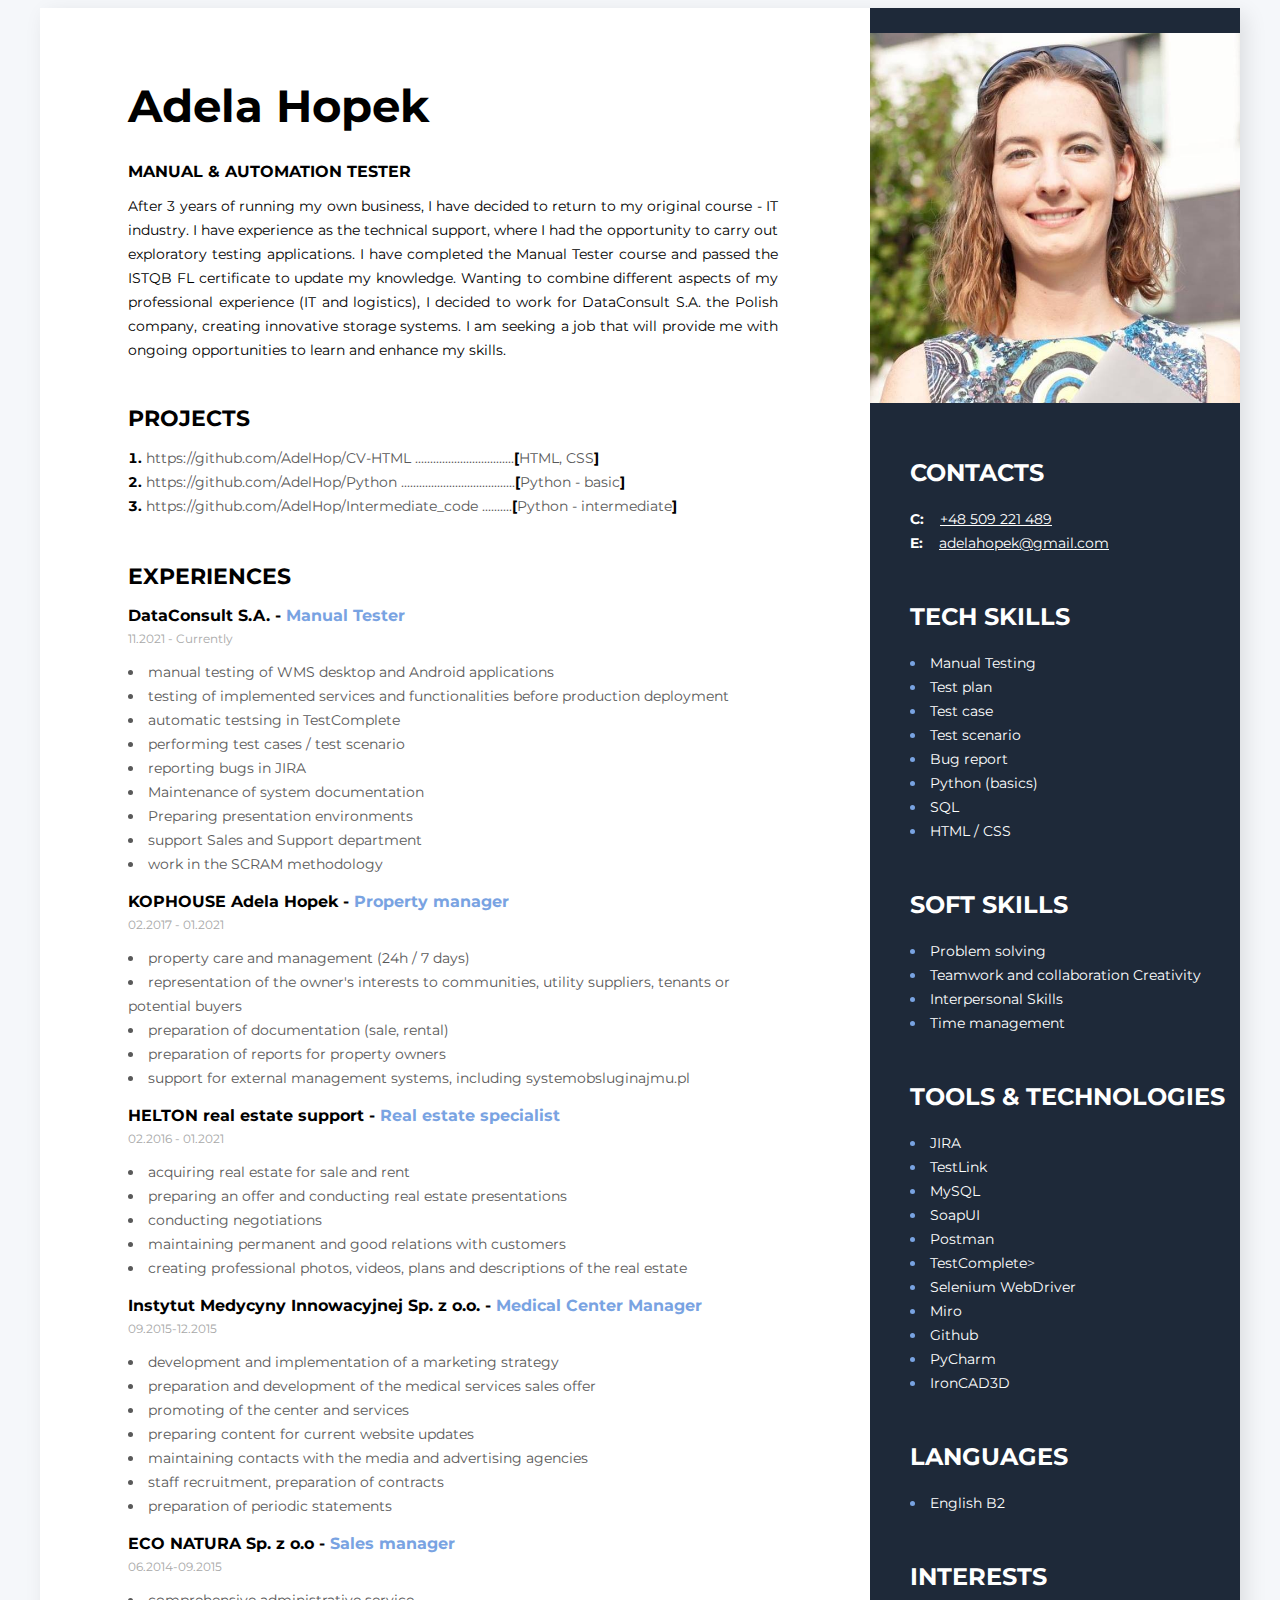
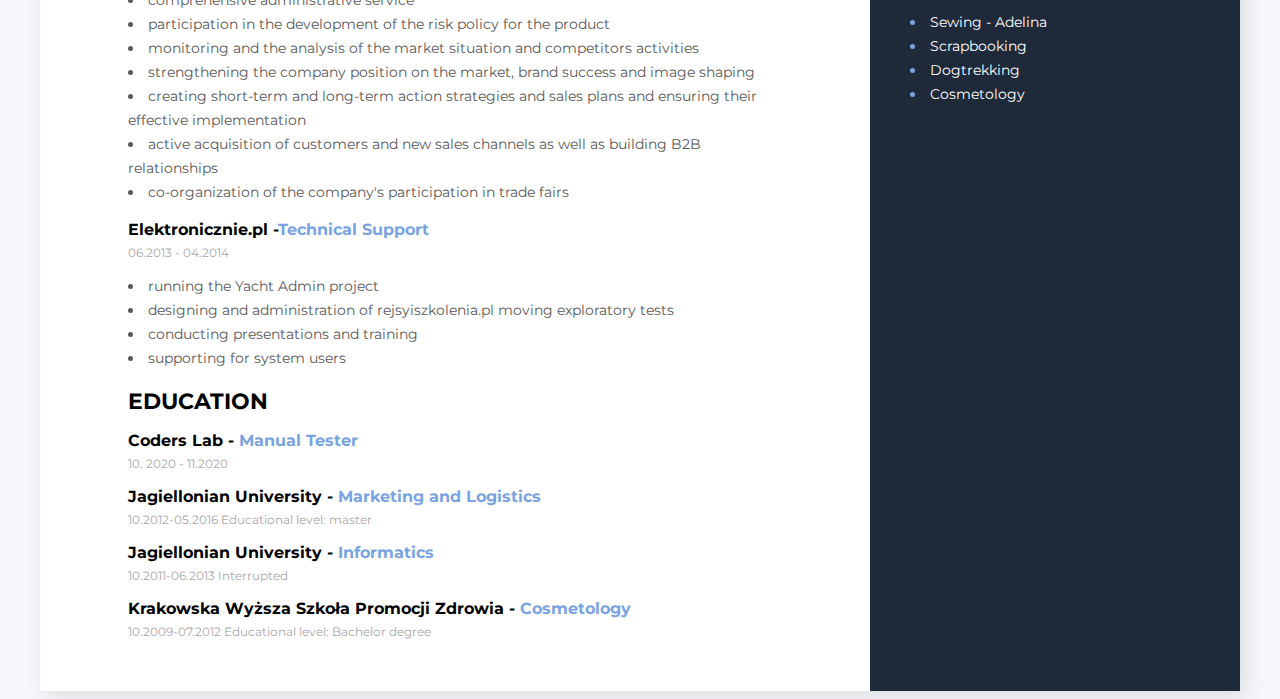
<file: index.html>
<!DOCTYPE html>
<html lang="en">
  <head>
    <meta charset="UTF-8" />
    <meta http-equiv="X-UA-Compatible" content="IE=edge" />
    <meta name="viewport" content="width=device-width, initial-scale=1.0" />
    <title>CV Adela Hopek</title>
    <link href="style.css" rel="stylesheet" />
    <link rel="preconnect" href="https://fonts.googleapis.com" />
    <link rel="preconnect" href="https://fonts.gstatic.com" crossorigin />
    <link
      href="https://fonts.googleapis.com/css2?family=Montserrat&display=swap"
      rel="stylesheet"
    />
  </head>
  <body>
    <div class="wrapper">
      <aside>
        <img
          class="cv-photo"
          src="cv_zdjecie.jpg"
          width="370"
          alt="Photo Adela Hopek"
        />
        <div class="contact-blok">
          <h2 class="head_secondary">CONTACTS</h2>
          <p class="contacts_link">
            <span class="bold">C:&nbsp;&nbsp;&nbsp; </span>
            <a class="contacts_link" href="tel:+48 509 221 489">
              +48 509 221 489
            </a>
            <br />
            <span class="bold">E:&nbsp;&nbsp;&nbsp; </span>
            <a class="contacts_link" href="mailto:adelahopek@gmail.com">
              adelahopek@gmail.com
            </a>
          </p>
        </div>
        <div class="list_blok">
          <h2 class="head_secondary">TECH SKILLS</h2>
          <ul class="list_secondary">
            <li><span class="list_secondary_item">Manual Testing</span></li>
            <li><span class="list_secondary_item">Test plan</span></li>
            <li><span class="list_secondary_item">Test case</span></li>
            <li><span class="list_secondary_item">Test scenario</span></li>
            <li><span class="list_secondary_item">Bug report</span></li>
            <li><span class="list_secondary_item">Python (basics)</span></li>
            <li><span class="list_secondary_item">SQL</span></li>
            <li><span class="list_secondary_item">HTML / CSS</span></li>
          </ul>
        </div>
        <div class="list_blok">
          <h2 class="head_secondary">SOFT SKILLS</h2>
          <ul class="list_secondary">
            <li><span class="list_secondary_item">Problem solving</span></li>
            <li>
              <span class="list_secondary_item"
                >Teamwork and collaboration Creativity</span
              >
            </li>
            <li>
              <span class="list_secondary_item">Interpersonal Skills</span>
            </li>
            <li><span class="list_secondary_item">Time management</span></li>
          </ul>
        </div>
        <div class="list_blok">
          <h2 class="head_secondary">TOOLS & TECHNOLOGIES</h2>
          <ul class="list_secondary">
            <li><span class="list_secondary_item">JIRA</span></li>
            <li><span class="list_secondary_item">TestLink</span></li>
            <li><span class="list_secondary_item">MySQL</span></li>
            <li><span class="list_secondary_item">SoapUI</span></li>
            <li><span class="list_secondary_item">Postman</span></li>
            <li><span class="list_secondary_item">TestComplete></span></li>
            <li><span class="list_secondary_item">Selenium WebDriver</span></li>
            <li><span class="list_secondary_item">Miro</span></li>
            <li><span class="list_secondary_item">Github</span></li>
            <li><span class="list_secondary_item">PyCharm</span></li>
            <li><span class="list_secondary_item">IronCAD3D</span></li>
          </ul>
        </div>
        <div class="list_blok">
          <h2 class="head_secondary">LANGUAGES</h2>
          <ul class="list_secondary">
            <li><span class="list_secondary_item">English B2</span></li>
          </ul>
        </div>
        <div class="list_blok">
          <h2 class="head_secondary">INTERESTS</h2>
          <ul class="list_secondary">
            <li><span class="list_secondary_item">Sewing - Adelina</span></li>
            <li><span class="list_secondary_item">Scrapbooking</span></li>
            <li><span class="list_secondary_item">Dogtrekking</span></li>
            <li><span class="list_secondary_item">Cosmetology</span></li>
          </ul>
        </div>
      </aside>
      <main>
        <div class="main_description">
          <h1>Adela Hopek</h1>
          <h2 class="job_title">MANUAL & AUTOMATION TESTER</h2>
          <p class="description">
            After 3 years of running my own business, I have decided to return
            to my original course - IT industry. I have experience as the
            technical support, where I had the opportunity to carry out
            exploratory testing applications. I have completed the Manual Tester
            course and passed the ISTQB FL certificate to update my knowledge.
            Wanting to combine different aspects of my professional experience
            (IT and logistics), I decided to work for DataConsult S.A. the
            Polish company, creating innovative storage systems. I am seeking a
            job that will provide me with ongoing opportunities to learn and
            enhance my skills.
          </p>
        </div>
        <div class="projects">
          <h2 class="head_primary">PROJECTS</h2>
          <ol class="list_primary">
            <li>
              <a
                class="list_primary_item"
                href="https://github.com/AdelHop/CV-HTML"
              >
                https://github.com/AdelHop/CV-HTML</a
              ><span class="list_primary_item">
                .................................</span
              >[<span class="list_primary_item">HTML, CSS</span>]
            </li>
            <li>
              <a
                class="list_primary_item"
                href="https://github.com/AdelHop/Python"
              >
                https://github.com/AdelHop/Python</a
              ><span class="list_primary_item">
                ......................................</span
              >[<span class="list_primary_item">Python - basic</span>]
            </li>
            <li>
              <a
                class="list_primary_item"
                href="https://github.com/AdelHop/Intermediate_code"
              >
                https://github.com/AdelHop/Intermediate_code</a
              ><span class="list_primary_item"> ..........</span>[<span
                class="list_primary_item"
                >Python - intermediate</span
              >]
            </li>
          </ol>
        </div>
        <div>
          <h2 class="head_primary">EXPERIENCES</h2>

          <h3 class="job_name">
            DataConsult S.A. - <span class="highlight">Manual Tester</span>
          </h3>
          <p class="job_date">11.2021 - Currently</p>
          <ul class="job_list">
            <li>manual testing of WMS desktop and Android applications</li>
            <li>
              testing of implemented services and functionalities before
              production deployment
            </li>
            <li>automatic testsing in TestComplete</li>
            <li>performing test cases / test scenario</li>
            <li>reporting bugs in JIRA</li>
            <li>Maintenance of system documentation</li>
            <li>Preparing presentation environments</li>
            <li>support Sales and Support department</li>
            <li>work in the SCRAM methodology</li>
          </ul>
          <h3 class="job_name">
            KOPHOUSE Adela Hopek -
            <span class="highlight">Property manager</span>
          </h3>
          <p class="job_date">02.2017 - 01.2021</p>
          <ul class="job_list">
            <li>property care and management (24h / 7 days)</li>
            <li>
              representation of the owner's interests to communities, utility
              suppliers, tenants or potential buyers
            </li>
            <li>preparation of documentation (sale, rental)</li>
            <li>preparation of reports for property owners</li>
            <li>
              support for external management systems, including
              systemobsluginajmu.pl
            </li>
          </ul>

          <h3 class="job_name">
            HELTON real estate support -
            <span class="highlight">Real estate specialist </span>
          </h3>
          <p class="job_date">02.2016 - 01.2021</p>
          <ul class="job_list">
            <li>acquiring real estate for sale and rent</li>
            <li>preparing an offer and conducting real estate presentations</li>
            <li>conducting negotiations</li>
            <li>maintaining permanent and good relations with customers</li>
            <li>
              creating professional photos, videos, plans and descriptions of
              the real estate
            </li>
          </ul>

          <h3 class="job_name">
            Instytut Medycyny Innowacyjnej Sp. z o.o. -
            <span class="highlight">Medical Center Manager </span>
          </h3>
          <p class="job_date">09.2015-12.2015</p>
          <ul class="job_list">
            <li>development and implementation of a marketing strategy</li>
            <li>
              preparation and development of the medical services sales offer
            </li>
            <li>promoting of the center and services</li>
            <li>preparing content for current website updates</li>
            <li>
              maintaining contacts with the media and advertising agencies
            </li>
            <li>staff recruitment, preparation of contracts</li>
            <li>preparation of periodic statements</li>
          </ul>

          <h3 class="job_name">
            ECO NATURA Sp. z o.o - <span class="highlight">Sales manager</span>
          </h3>
          <p class="job_date">06.2014-09.2015</p>
          <ul class="job_list">
            <li>comprehensive administrative service</li>
            <li>
              participation in the development of the risk policy for the
              product
            </li>
            <li>
              monitoring and the analysis of the market situation and
              competitors activities
            </li>
            <li>
              strengthening the company position on the market, brand success
              and image shaping
            </li>
            <li>
              creating short-term and long-term action strategies and sales
              plans and ensuring their effective implementation
            </li>
            <li>
              active acquisition of customers and new sales channels as well as
              building B2B relationships
            </li>
            <li>
              co-organization of the company's participation in trade fairs
            </li>
          </ul>

          <h3 class="job_name">
            Elektronicznie.pl -<span class="highlight">Technical Support</span>
          </h3>
          <p class="job_date">06.2013 - 04.2014</p>
          <ul class="job_list">
            <li>running the Yacht Admin project</li>
            <li>
              designing and administration of rejsyiszkolenia.pl moving
              exploratory tests
            </li>
            <li>conducting presentations and training</li>
            <li>supporting for system users</li>
          </ul>
        </div>
        <div>
          <h2 class="head_primary">EDUCATION</h2>
          <h3 class="job_name">
            Coders Lab - <span class="highlight">Manual Tester</span>
          </h3>
          <p class="job_date">10. 2020 - 11.2020</p>
          <h3 class="job_name">
            Jagiellonian University -
            <span class="highlight">Marketing and Logistics </span>
          </h3>
          <p class="job_date">10.2012-05.2016 Educational level: master</p>
          <h3 class="job_name">
            Jagiellonian University - <span class="highlight">Informatics</span>
          </h3>
          <p class="job_date">10.2011-06.2013 Interrupted</p>
          <h3 class="job_name">
            Krakowska Wyższa Szkoła Promocji Zdrowia -
            <span class="highlight">Cosmetology </span>
          </h3>
          <p class="job_date">
            10.2009-07.2012 Educational level: Bachelor degree
          </p>
        </div>
      </main>
    </div>
  </body>
</html>
</file>
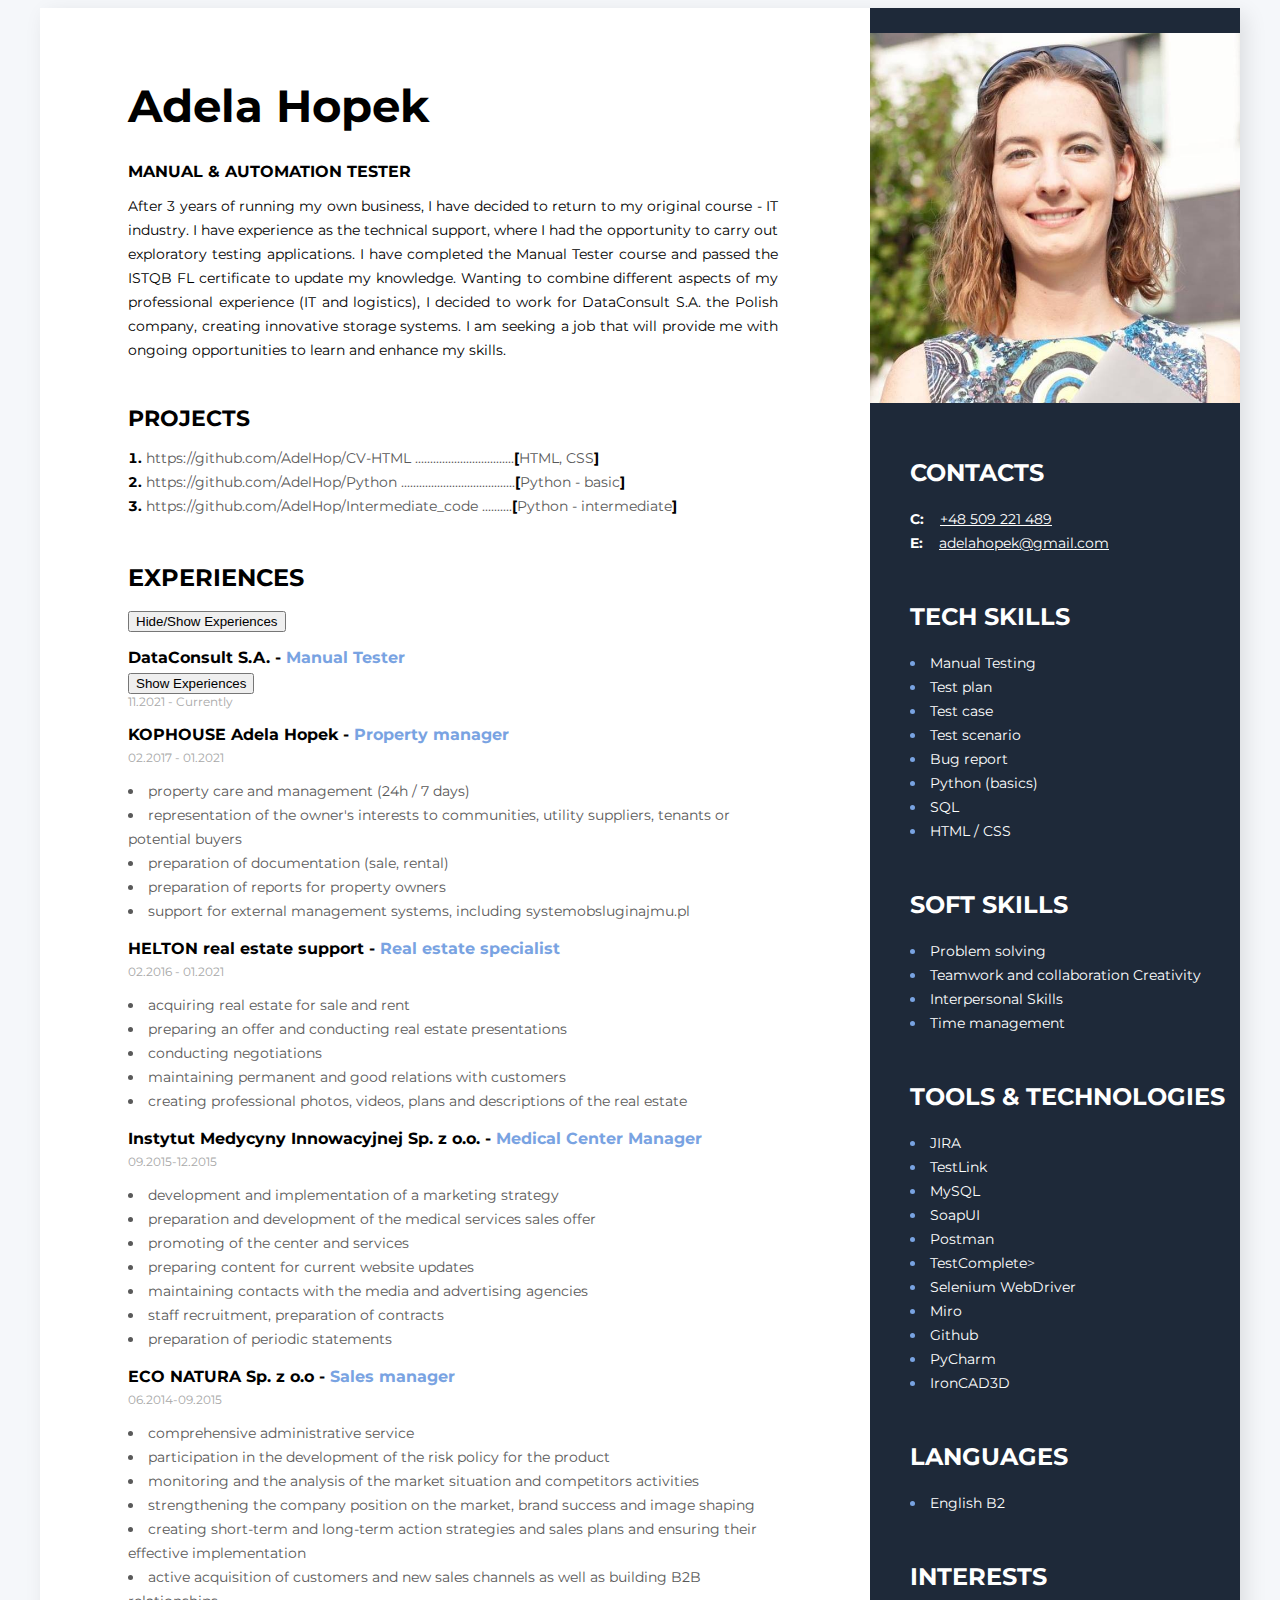
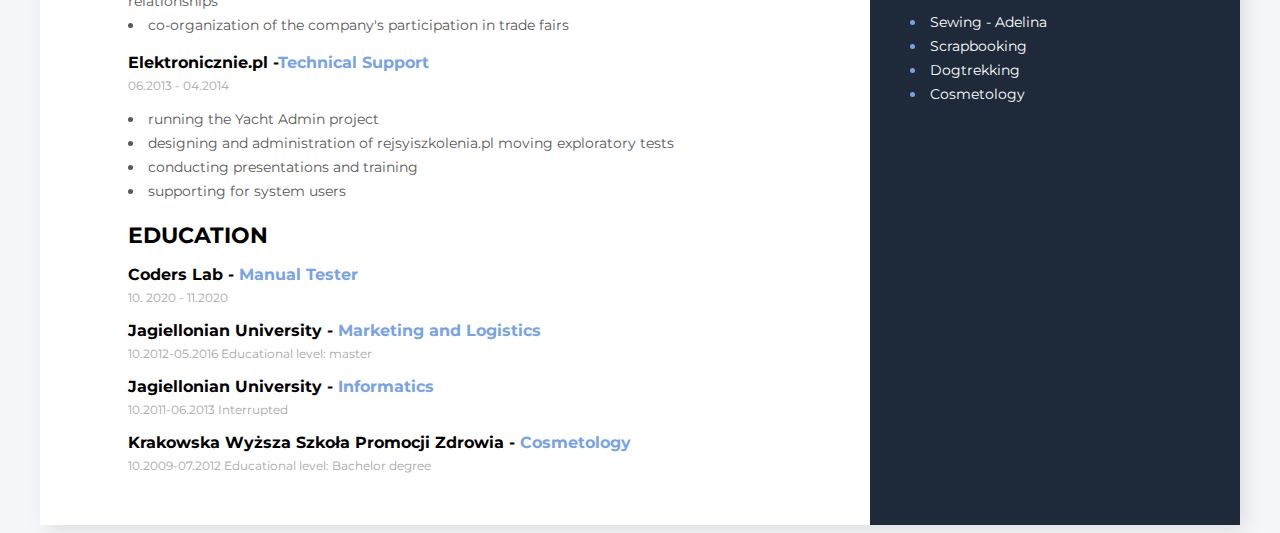
<file: index_2.html>
<!DOCTYPE html>
<html lang="en">
  <head>
    <meta charset="UTF-8" />
    <meta http-equiv="X-UA-Compatible" content="IE=edge" />
    <meta name="viewport" content="width=device-width, initial-scale=1.0" />
    <title>CV Adela Hopek</title>
    <link href="style.css" rel="stylesheet" />
    <link rel="preconnect" href="https://fonts.googleapis.com" />
    <link rel="preconnect" href="https://fonts.gstatic.com" crossorigin />
    <link
      href="https://fonts.googleapis.com/css2?family=Montserrat&display=swap"
      rel="stylesheet"
    />
    <script src="https://code.jquery.com/jquery-3.6.0.min.js"></script>
    <script>
      $(document).ready(function () {
        $("#toggle-experiences").click(function () {
          $("#experiences").toggleClass("hidden");
        });

        $("#toggle-head_primary_experiences").click(function () {
          $(".head_primary_experiences").toggle();
        });
      });
    </script>
  </head>
  <body>
    <div class="wrapper">
      <aside>
        <img
          class="cv-photo"
          src="cv_zdjecie.jpg"
          width="370"
          alt="Photo Adela Hopek"
        />
        <div class="contact-blok">
          <h2 class="head_secondary">CONTACTS</h2>
          <p class="contacts_link">
            <span class="bold">C:&nbsp;&nbsp;&nbsp; </span>
            <a class="contacts_link" href="tel:+48 509 221 489">
              +48 509 221 489
            </a>
            <br />
            <span class="bold">E:&nbsp;&nbsp;&nbsp; </span>
            <a class="contacts_link" href="mailto:adelahopek@gmail.com">
              adelahopek@gmail.com
            </a>
          </p>
        </div>
        <div class="list_blok">
          <h2 class="head_secondary">TECH SKILLS</h2>
          <ul class="list_secondary">
            <li><span class="list_secondary_item">Manual Testing</span></li>
            <li><span class="list_secondary_item">Test plan</span></li>
            <li><span class="list_secondary_item">Test case</span></li>
            <li><span class="list_secondary_item">Test scenario</span></li>
            <li><span class="list_secondary_item">Bug report</span></li>
            <li><span class="list_secondary_item">Python (basics)</span></li>
            <li><span class="list_secondary_item">SQL</span></li>
            <li><span class="list_secondary_item">HTML / CSS</span></li>
          </ul>
        </div>
        <div class="list_blok">
          <h2 class="head_secondary">SOFT SKILLS</h2>
          <ul class="list_secondary">
            <li><span class="list_secondary_item">Problem solving</span></li>
            <li>
              <span class="list_secondary_item"
                >Teamwork and collaboration Creativity</span
              >
            </li>
            <li>
              <span class="list_secondary_item">Interpersonal Skills</span>
            </li>
            <li><span class="list_secondary_item">Time management</span></li>
          </ul>
        </div>
        <div class="list_blok">
          <h2 class="head_secondary">TOOLS & TECHNOLOGIES</h2>
          <ul class="list_secondary">
            <li><span class="list_secondary_item">JIRA</span></li>
            <li><span class="list_secondary_item">TestLink</span></li>
            <li><span class="list_secondary_item">MySQL</span></li>
            <li><span class="list_secondary_item">SoapUI</span></li>
            <li><span class="list_secondary_item">Postman</span></li>
            <li><span class="list_secondary_item">TestComplete></span></li>
            <li><span class="list_secondary_item">Selenium WebDriver</span></li>
            <li><span class="list_secondary_item">Miro</span></li>
            <li><span class="list_secondary_item">Github</span></li>
            <li><span class="list_secondary_item">PyCharm</span></li>
            <li><span class="list_secondary_item">IronCAD3D</span></li>
          </ul>
        </div>
        <div class="list_blok">
          <h2 class="head_secondary">LANGUAGES</h2>
          <ul class="list_secondary">
            <li><span class="list_secondary_item">English B2</span></li>
          </ul>
        </div>
        <div class="list_blok">
          <h2 class="head_secondary">INTERESTS</h2>
          <ul class="list_secondary">
            <li><span class="list_secondary_item">Sewing - Adelina</span></li>
            <li><span class="list_secondary_item">Scrapbooking</span></li>
            <li><span class="list_secondary_item">Dogtrekking</span></li>
            <li><span class="list_secondary_item">Cosmetology</span></li>
          </ul>
        </div>
      </aside>
      <main>
        <div class="main_description">
          <h1>Adela Hopek</h1>
          <h2 class="job_title">MANUAL & AUTOMATION TESTER</h2>
          <p class="description">
            After 3 years of running my own business, I have decided to return
            to my original course - IT industry. I have experience as the
            technical support, where I had the opportunity to carry out
            exploratory testing applications. I have completed the Manual Tester
            course and passed the ISTQB FL certificate to update my knowledge.
            Wanting to combine different aspects of my professional experience
            (IT and logistics), I decided to work for DataConsult S.A. the
            Polish company, creating innovative storage systems. I am seeking a
            job that will provide me with ongoing opportunities to learn and
            enhance my skills.
          </p>
        </div>
        <div class="projects">
          <h2 class="head_primary">PROJECTS</h2>
          <ol class="list_primary">
            <li>
              <a
                class="list_primary_item"
                href="https://github.com/AdelHop/CV-HTML"
              >
                https://github.com/AdelHop/CV-HTML</a
              ><span class="list_primary_item">
                .................................</span
              >[<span class="list_primary_item">HTML, CSS</span>]
            </li>
            <li>
              <a
                class="list_primary_item"
                href="https://github.com/AdelHop/Python"
              >
                https://github.com/AdelHop/Python</a
              ><span class="list_primary_item">
                ......................................</span
              >[<span class="list_primary_item">Python - basic</span>]
            </li>
            <li>
              <a
                class="list_primary_item"
                href="https://github.com/AdelHop/Intermediate_code"
              >
                https://github.com/AdelHop/Intermediate_code</a
              ><span class="list_primary_item"> ..........</span>[<span
                class="list_primary_item"
                >Python - intermediate</span
              >]
            </li>
          </ol>
        </div>
        <div>
          <h2 class="head_primary_experiences">EXPERIENCES</h2>
          <button id="toggle-head_primary_experiences">
            Hide/Show Experiences
          </button>

          <h3 class="job_name">
            DataConsult S.A. - <span class="highlight">Manual Tester</span>
          </h3>
          <button id="toggle-experiences">Show Experiences</button>
          <p class="job_date">11.2021 - Currently</p>
          <div id="experiences" class="hidden">
            <section id="experiences" class="hidden">
              <ul class="job_list">
                <li>manual testing of WMS desktop and Android applications</li>
                <li>
                  testing of implemented services and functionalities before
                  production deployment
                </li>
                <li>automatic testsing in TestComplete</li>
                <li>performing test cases / test scenario</li>
                <li>reporting bugs in JIRA</li>
                <li>Maintenance of system documentation</li>
                <li>Preparing presentation environments</li>
                <li>support Sales and Support department</li>
                <li>work in the SCRAM methodology</li>
              </ul>
            </section>
          </div>
          <h3 class="job_name">
            KOPHOUSE Adela Hopek -
            <span class="highlight">Property manager</span>
          </h3>
          <p class="job_date">02.2017 - 01.2021</p>
          <ul class="job_list">
            <li>property care and management (24h / 7 days)</li>
            <li>
              representation of the owner's interests to communities, utility
              suppliers, tenants or potential buyers
            </li>
            <li>preparation of documentation (sale, rental)</li>
            <li>preparation of reports for property owners</li>
            <li>
              support for external management systems, including
              systemobsluginajmu.pl
            </li>
          </ul>

          <h3 class="job_name">
            HELTON real estate support -
            <span class="highlight">Real estate specialist </span>
          </h3>
          <p class="job_date">02.2016 - 01.2021</p>
          <ul class="job_list">
            <li>acquiring real estate for sale and rent</li>
            <li>preparing an offer and conducting real estate presentations</li>
            <li>conducting negotiations</li>
            <li>maintaining permanent and good relations with customers</li>
            <li>
              creating professional photos, videos, plans and descriptions of
              the real estate
            </li>
          </ul>

          <h3 class="job_name">
            Instytut Medycyny Innowacyjnej Sp. z o.o. -
            <span class="highlight">Medical Center Manager </span>
          </h3>
          <p class="job_date">09.2015-12.2015</p>
          <ul class="job_list">
            <li>development and implementation of a marketing strategy</li>
            <li>
              preparation and development of the medical services sales offer
            </li>
            <li>promoting of the center and services</li>
            <li>preparing content for current website updates</li>
            <li>
              maintaining contacts with the media and advertising agencies
            </li>
            <li>staff recruitment, preparation of contracts</li>
            <li>preparation of periodic statements</li>
          </ul>

          <h3 class="job_name">
            ECO NATURA Sp. z o.o - <span class="highlight">Sales manager</span>
          </h3>
          <p class="job_date">06.2014-09.2015</p>
          <ul class="job_list">
            <li>comprehensive administrative service</li>
            <li>
              participation in the development of the risk policy for the
              product
            </li>
            <li>
              monitoring and the analysis of the market situation and
              competitors activities
            </li>
            <li>
              strengthening the company position on the market, brand success
              and image shaping
            </li>
            <li>
              creating short-term and long-term action strategies and sales
              plans and ensuring their effective implementation
            </li>
            <li>
              active acquisition of customers and new sales channels as well as
              building B2B relationships
            </li>
            <li>
              co-organization of the company's participation in trade fairs
            </li>
          </ul>

          <h3 class="job_name">
            Elektronicznie.pl -<span class="highlight">Technical Support</span>
          </h3>
          <p class="job_date">06.2013 - 04.2014</p>
          <ul class="job_list">
            <li>running the Yacht Admin project</li>
            <li>
              designing and administration of rejsyiszkolenia.pl moving
              exploratory tests
            </li>
            <li>conducting presentations and training</li>
            <li>supporting for system users</li>
          </ul>
        </div>
        <div>
          <h2 class="head_primary">EDUCATION</h2>
          <h3 class="job_name">
            Coders Lab - <span class="highlight">Manual Tester</span>
          </h3>
          <p class="job_date">10. 2020 - 11.2020</p>
          <h3 class="job_name">
            Jagiellonian University -
            <span class="highlight">Marketing and Logistics </span>
          </h3>
          <p class="job_date">10.2012-05.2016 Educational level: master</p>
          <h3 class="job_name">
            Jagiellonian University - <span class="highlight">Informatics</span>
          </h3>
          <p class="job_date">10.2011-06.2013 Interrupted</p>
          <h3 class="job_name">
            Krakowska Wyższa Szkoła Promocji Zdrowia -
            <span class="highlight">Cosmetology </span>
          </h3>
          <p class="job_date">
            10.2009-07.2012 Educational level: Bachelor degree
          </p>
        </div>
      </main>
    </div>
  </body>
</html>
</file>
<file: style.css>
.wrapper {
  display: flex;
  flex-direction: row-reverse;
  width: 1200px;
  justify-content: center;
  margin: 0 auto;
  background-color: #ffffff;
  box-shadow: 6px 6px 20px rgba(0, 0, 0, 0.1);
}
body {
  font-family: "Montserrat", sans-serif;
  background-color: #f5f7fa;
}
aside {
  width: 370px;
  background: #1e2939;
}
.cv-photo {
  margin-top: 25px;
}
.head_secondary {
  color: #ffffff;
}
.contacts_link {
  color: #ffffff;
  font-family: "Montserrat";
  font-style: normal;
  font-weight: 400;
  font-size: 14px;
  line-height: 24px;
}
.bold {
  font-weight: 700;
}

.list_secondary {
  color: rgb(121, 163, 226);
  font-style: normal;
  font-weight: 400;
  font-size: 14px;
  line-height: 24px;
  margin-left: 0px;
  padding-left: 0px;
  list-style-position: inside;
}
.list_secondary_item {
  color: #ffffff;
}
.contact-blok {
  margin-top: 51px;
  margin-left: 40px;
}

.list_blok {
  margin-top: 47px;
  margin-left: 40px;
}
main {
  padding: 40px 88px 40px 88px;
}
.main_description {
  width: 650px;
  padding-bottom: 10px;
}
.job_title {
  font-weight: 700;
  font-size: 16px;
  line-height: 17px;
}
h1 {
  font-weight: 700;
  font-size: 45px;
  line-height: 55px;
}
.description {
  font-weight: 400;
  font-size: 14px;
  line-height: 24px;
  text-align: justify;
}
.projects {
  width: 650px;
  height: 107px;
  left: 498px;
  top: 412px;
  margin-bottom: 51px;
}

.list_primary {
  font-weight: 700;
  font-size: 14px;
  line-height: 24px;
  color: #000000;
  padding-left: 0px;
  list-style-position: inside;
}

.list_primary_item {
  font-weight: 400;
  font-size: 14px;
  line-height: 24px;
  color: #595959;
  text-decoration: none;
}
.head_primary {
  font-weight: 700;
  font-size: 22px;
  line-height: 27px;
  color: #000000;
  margin-bottom: 12px;
}
.job_name {
  font-weight: 700;
  font-size: 16px;
  line-height: 20px;
  color: #000000;
  margin-bottom: 5px;
}
.highlight {
  color: rgb(121, 163, 226);
}

.job_date {
  font-weight: 400;
  font-size: 12px;
  line-height: 15px;
  color: #a8a8a8;
  margin-top: 0px;
}
.job_list {
  font-weight: 400;
  font-size: 14px;
  line-height: 24px;
  color: #595959;
  padding-left: 0px;
  list-style-position: inside;
}
.hidden {
  display: none;
}
</file>
